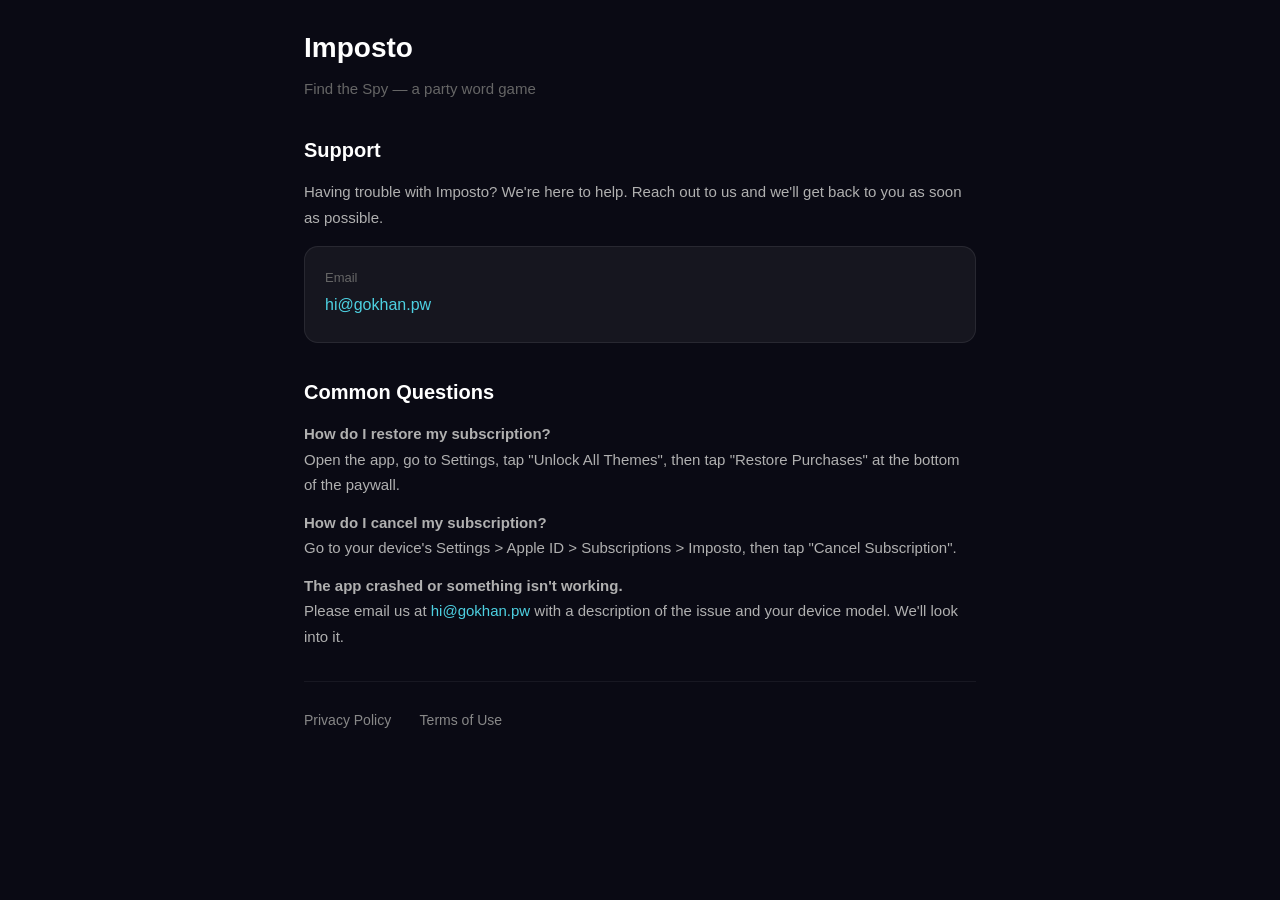
<file: imposto/index.html>
<!DOCTYPE html>
<html lang="en">
<head>
    <meta charset="UTF-8">
    <meta name="viewport" content="width=device-width, initial-scale=1.0">
    <title>Imposto - Support</title>
    <style>
        * { margin: 0; padding: 0; box-sizing: border-box; }
        body {
            font-family: -apple-system, BlinkMacSystemFont, 'Segoe UI', Roboto, sans-serif;
            line-height: 1.7;
            color: #e0e0e0;
            background: #0a0a14;
            padding: 24px;
            max-width: 720px;
            margin: 0 auto;
        }
        h1 {
            font-size: 28px;
            font-weight: 800;
            color: #ffffff;
            margin-bottom: 4px;
        }
        h2 {
            font-size: 20px;
            font-weight: 700;
            color: #ffffff;
            margin-top: 32px;
            margin-bottom: 12px;
        }
        p, li {
            font-size: 15px;
            margin-bottom: 12px;
            color: #b0b0b0;
        }
        .subtitle {
            font-size: 15px;
            color: #666;
            margin-bottom: 32px;
        }
        a { color: #4dd0e1; text-decoration: none; }
        a:hover { text-decoration: underline; }
        .contact-card {
            background: rgba(255, 255, 255, 0.05);
            border: 1px solid rgba(255, 255, 255, 0.08);
            border-radius: 14px;
            padding: 20px;
            margin-top: 16px;
            margin-bottom: 16px;
        }
        .contact-card p { margin-bottom: 4px; }
        .contact-card .label { font-size: 13px; color: #666; margin-bottom: 2px; }
        .contact-card .value { font-size: 16px; color: #4dd0e1; }
        .links { margin-top: 32px; padding-top: 24px; border-top: 1px solid rgba(255, 255, 255, 0.06); }
        .links a {
            display: inline-block;
            margin-right: 24px;
            font-size: 14px;
            color: #888;
        }
        .links a:hover { color: #4dd0e1; }
    </style>
</head>
<body>
    <h1>Imposto</h1>
    <p class="subtitle">Find the Spy — a party word game</p>

    <h2>Support</h2>
    <p>Having trouble with Imposto? We're here to help. Reach out to us and we'll get back to you as soon as possible.</p>

    <div class="contact-card">
        <p class="label">Email</p>
        <p class="value"><a href="mailto:hi@gokhan.pw">hi@gokhan.pw</a></p>
    </div>

    <h2>Common Questions</h2>

    <p><strong>How do I restore my subscription?</strong><br>
    Open the app, go to Settings, tap "Unlock All Themes", then tap "Restore Purchases" at the bottom of the paywall.</p>

    <p><strong>How do I cancel my subscription?</strong><br>
    Go to your device's Settings &gt; Apple ID &gt; Subscriptions &gt; Imposto, then tap "Cancel Subscription".</p>

    <p><strong>The app crashed or something isn't working.</strong><br>
    Please email us at <a href="mailto:hi@gokhan.pw">hi@gokhan.pw</a> with a description of the issue and your device model. We'll look into it.</p>

    <div class="links">
        <a href="privacy">Privacy Policy</a>
        <a href="terms">Terms of Use</a>
    </div>
</body>
</html>
</file>
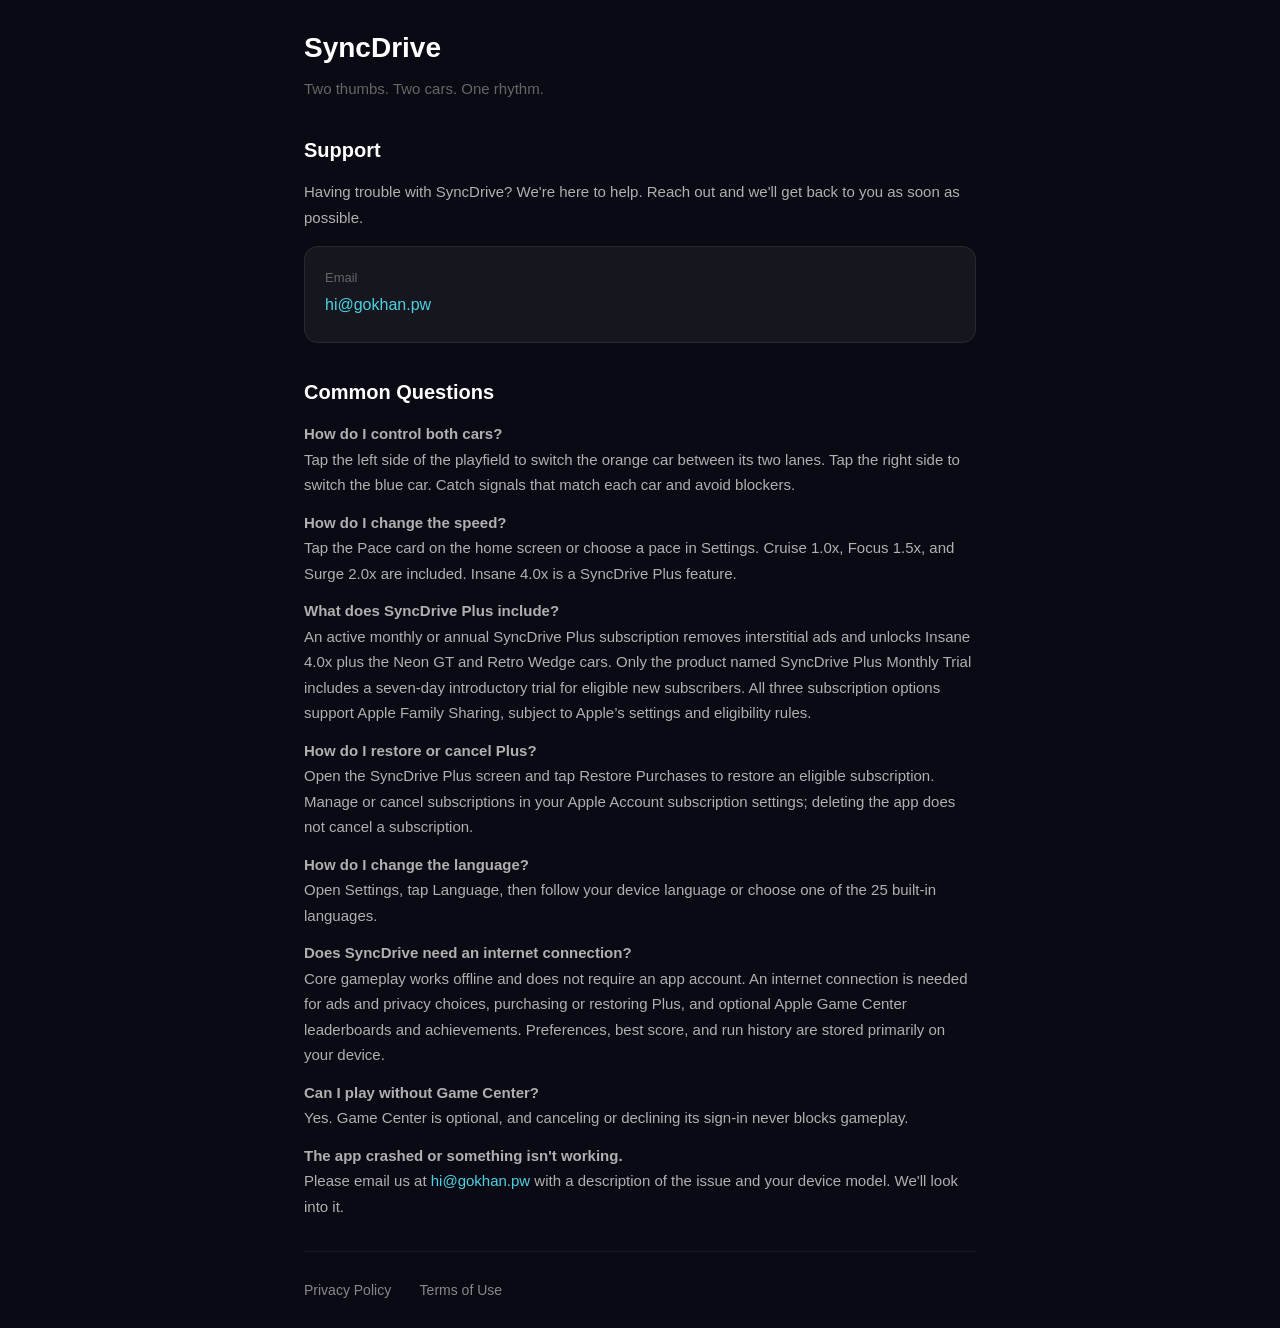
<file: syncdrive/index.html>
<!DOCTYPE html>
<html lang="en">
<head>
    <meta charset="UTF-8">
    <meta name="viewport" content="width=device-width, initial-scale=1.0">
    <title>SyncDrive - Support</title>
    <style>
        * { margin: 0; padding: 0; box-sizing: border-box; }
        body {
            font-family: -apple-system, BlinkMacSystemFont, 'Segoe UI', Roboto, sans-serif;
            line-height: 1.7;
            color: #e0e0e0;
            background: #0a0a14;
            padding: 24px;
            max-width: 720px;
            margin: 0 auto;
        }
        h1 {
            font-size: 28px;
            font-weight: 800;
            color: #ffffff;
            margin-bottom: 4px;
        }
        h2 {
            font-size: 20px;
            font-weight: 700;
            color: #ffffff;
            margin-top: 32px;
            margin-bottom: 12px;
        }
        p, li {
            font-size: 15px;
            margin-bottom: 12px;
            color: #b0b0b0;
        }
        .subtitle {
            font-size: 15px;
            color: #666;
            margin-bottom: 32px;
        }
        a { color: #4dd0e1; text-decoration: none; }
        a:hover { text-decoration: underline; }
        .contact-card {
            background: rgba(255, 255, 255, 0.05);
            border: 1px solid rgba(255, 255, 255, 0.08);
            border-radius: 14px;
            padding: 20px;
            margin-top: 16px;
            margin-bottom: 16px;
        }
        .contact-card p { margin-bottom: 4px; }
        .contact-card .label { font-size: 13px; color: #666; margin-bottom: 2px; }
        .contact-card .value { font-size: 16px; color: #4dd0e1; }
        .links { margin-top: 32px; padding-top: 24px; border-top: 1px solid rgba(255, 255, 255, 0.06); }
        .links a {
            display: inline-block;
            margin-right: 24px;
            font-size: 14px;
            color: #888;
        }
        .links a:hover { color: #4dd0e1; }
    </style>
</head>
<body>
    <h1>SyncDrive</h1>
    <p class="subtitle">Two thumbs. Two cars. One rhythm.</p>

    <h2>Support</h2>
    <p>Having trouble with SyncDrive? We're here to help. Reach out and we'll get back to you as soon as possible.</p>

    <div class="contact-card">
        <p class="label">Email</p>
        <p class="value"><a href="mailto:hi@gokhan.pw">hi@gokhan.pw</a></p>
    </div>

    <h2>Common Questions</h2>

    <p><strong>How do I control both cars?</strong><br>
    Tap the left side of the playfield to switch the orange car between its two lanes. Tap the right side to switch the blue car. Catch signals that match each car and avoid blockers.</p>

    <p><strong>How do I change the speed?</strong><br>
    Tap the Pace card on the home screen or choose a pace in Settings. Cruise 1.0x, Focus 1.5x, and Surge 2.0x are included. Insane 4.0x is a SyncDrive Plus feature.</p>

    <p><strong>What does SyncDrive Plus include?</strong><br>
    An active monthly or annual SyncDrive Plus subscription removes interstitial ads and unlocks Insane 4.0x plus the Neon GT and Retro Wedge cars. Only the product named SyncDrive Plus Monthly Trial includes a seven-day introductory trial for eligible new subscribers. All three subscription options support Apple Family Sharing, subject to Apple’s settings and eligibility rules.</p>

    <p><strong>How do I restore or cancel Plus?</strong><br>
    Open the SyncDrive Plus screen and tap Restore Purchases to restore an eligible subscription. Manage or cancel subscriptions in your Apple Account subscription settings; deleting the app does not cancel a subscription.</p>

    <p><strong>How do I change the language?</strong><br>
    Open Settings, tap Language, then follow your device language or choose one of the 25 built-in languages.</p>

    <p><strong>Does SyncDrive need an internet connection?</strong><br>
    Core gameplay works offline and does not require an app account. An internet connection is needed for ads and privacy choices, purchasing or restoring Plus, and optional Apple Game Center leaderboards and achievements. Preferences, best score, and run history are stored primarily on your device.</p>

    <p><strong>Can I play without Game Center?</strong><br>
    Yes. Game Center is optional, and canceling or declining its sign-in never blocks gameplay.</p>

    <p><strong>The app crashed or something isn't working.</strong><br>
    Please email us at <a href="mailto:hi@gokhan.pw">hi@gokhan.pw</a> with a description of the issue and your device model. We'll look into it.</p>

    <div class="links">
        <a href="privacy">Privacy Policy</a>
        <a href="terms">Terms of Use</a>
    </div>
</body>
</html>
</file>
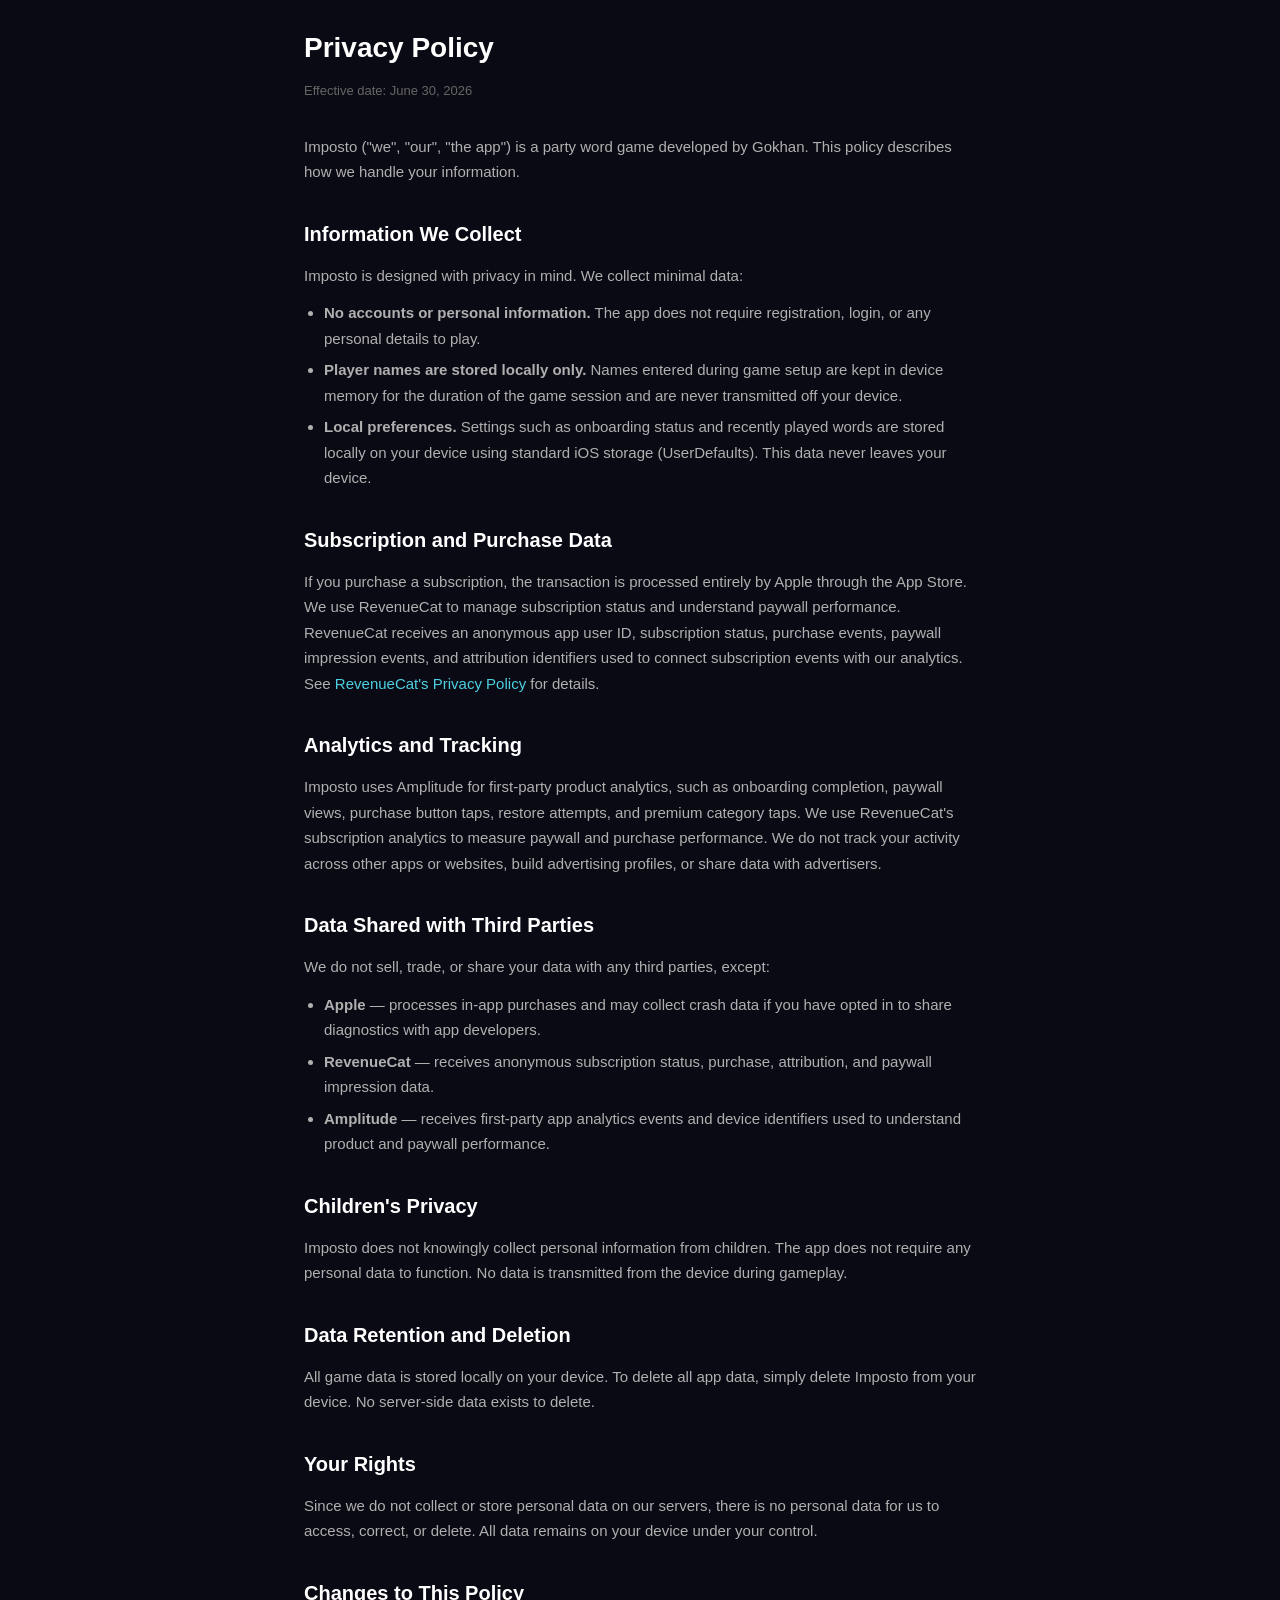
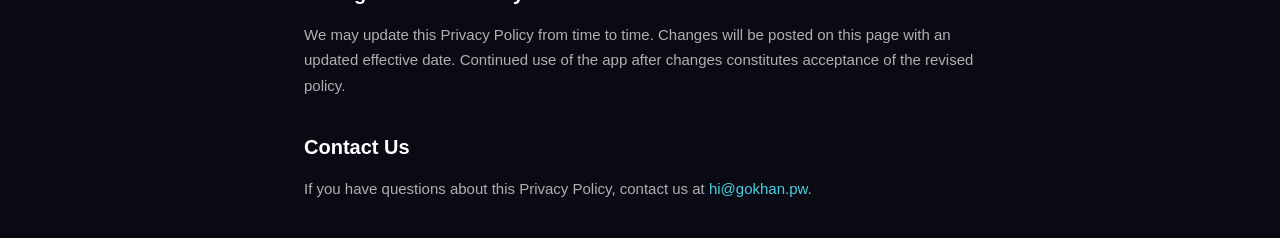
<file: imposto/privacy.html>
<!DOCTYPE html>
<html lang="en">
<head>
    <meta charset="UTF-8">
    <meta name="viewport" content="width=device-width, initial-scale=1.0">
    <title>Imposto - Privacy Policy</title>
    <style>
        * { margin: 0; padding: 0; box-sizing: border-box; }
        body {
            font-family: -apple-system, BlinkMacSystemFont, 'Segoe UI', Roboto, sans-serif;
            line-height: 1.7;
            color: #e0e0e0;
            background: #0a0a14;
            padding: 24px;
            max-width: 720px;
            margin: 0 auto;
        }
        h1 {
            font-size: 28px;
            font-weight: 800;
            color: #ffffff;
            margin-bottom: 8px;
        }
        h2 {
            font-size: 20px;
            font-weight: 700;
            color: #ffffff;
            margin-top: 32px;
            margin-bottom: 12px;
        }
        p, li {
            font-size: 15px;
            margin-bottom: 12px;
            color: #b0b0b0;
        }
        ul { padding-left: 20px; margin-bottom: 12px; }
        li { margin-bottom: 6px; }
        .effective { font-size: 13px; color: #666; margin-bottom: 32px; }
        a { color: #4dd0e1; text-decoration: none; }
        a:hover { text-decoration: underline; }
    </style>
</head>
<body>
    <h1>Privacy Policy</h1>
    <p class="effective">Effective date: June 30, 2026</p>

    <p>Imposto ("we", "our", "the app") is a party word game developed by Gokhan. This policy describes how we handle your information.</p>

    <h2>Information We Collect</h2>
    <p>Imposto is designed with privacy in mind. We collect minimal data:</p>
    <ul>
        <li><strong>No accounts or personal information.</strong> The app does not require registration, login, or any personal details to play.</li>
        <li><strong>Player names are stored locally only.</strong> Names entered during game setup are kept in device memory for the duration of the game session and are never transmitted off your device.</li>
        <li><strong>Local preferences.</strong> Settings such as onboarding status and recently played words are stored locally on your device using standard iOS storage (UserDefaults). This data never leaves your device.</li>
    </ul>

    <h2>Subscription and Purchase Data</h2>
    <p>If you purchase a subscription, the transaction is processed entirely by Apple through the App Store. We use RevenueCat to manage subscription status and understand paywall performance. RevenueCat receives an anonymous app user ID, subscription status, purchase events, paywall impression events, and attribution identifiers used to connect subscription events with our analytics. See <a href="https://www.revenuecat.com/privacy/">RevenueCat's Privacy Policy</a> for details.</p>

    <h2>Analytics and Tracking</h2>
    <p>Imposto uses Amplitude for first-party product analytics, such as onboarding completion, paywall views, purchase button taps, restore attempts, and premium category taps. We use RevenueCat's subscription analytics to measure paywall and purchase performance. We do not track your activity across other apps or websites, build advertising profiles, or share data with advertisers.</p>

    <h2>Data Shared with Third Parties</h2>
    <p>We do not sell, trade, or share your data with any third parties, except:</p>
    <ul>
        <li><strong>Apple</strong> — processes in-app purchases and may collect crash data if you have opted in to share diagnostics with app developers.</li>
        <li><strong>RevenueCat</strong> — receives anonymous subscription status, purchase, attribution, and paywall impression data.</li>
        <li><strong>Amplitude</strong> — receives first-party app analytics events and device identifiers used to understand product and paywall performance.</li>
    </ul>

    <h2>Children's Privacy</h2>
    <p>Imposto does not knowingly collect personal information from children. The app does not require any personal data to function. No data is transmitted from the device during gameplay.</p>

    <h2>Data Retention and Deletion</h2>
    <p>All game data is stored locally on your device. To delete all app data, simply delete Imposto from your device. No server-side data exists to delete.</p>

    <h2>Your Rights</h2>
    <p>Since we do not collect or store personal data on our servers, there is no personal data for us to access, correct, or delete. All data remains on your device under your control.</p>

    <h2>Changes to This Policy</h2>
    <p>We may update this Privacy Policy from time to time. Changes will be posted on this page with an updated effective date. Continued use of the app after changes constitutes acceptance of the revised policy.</p>

    <h2>Contact Us</h2>
    <p>If you have questions about this Privacy Policy, contact us at <a href="mailto:hi@gokhan.pw">hi@gokhan.pw</a>.</p>
</body>
</html>
</file>
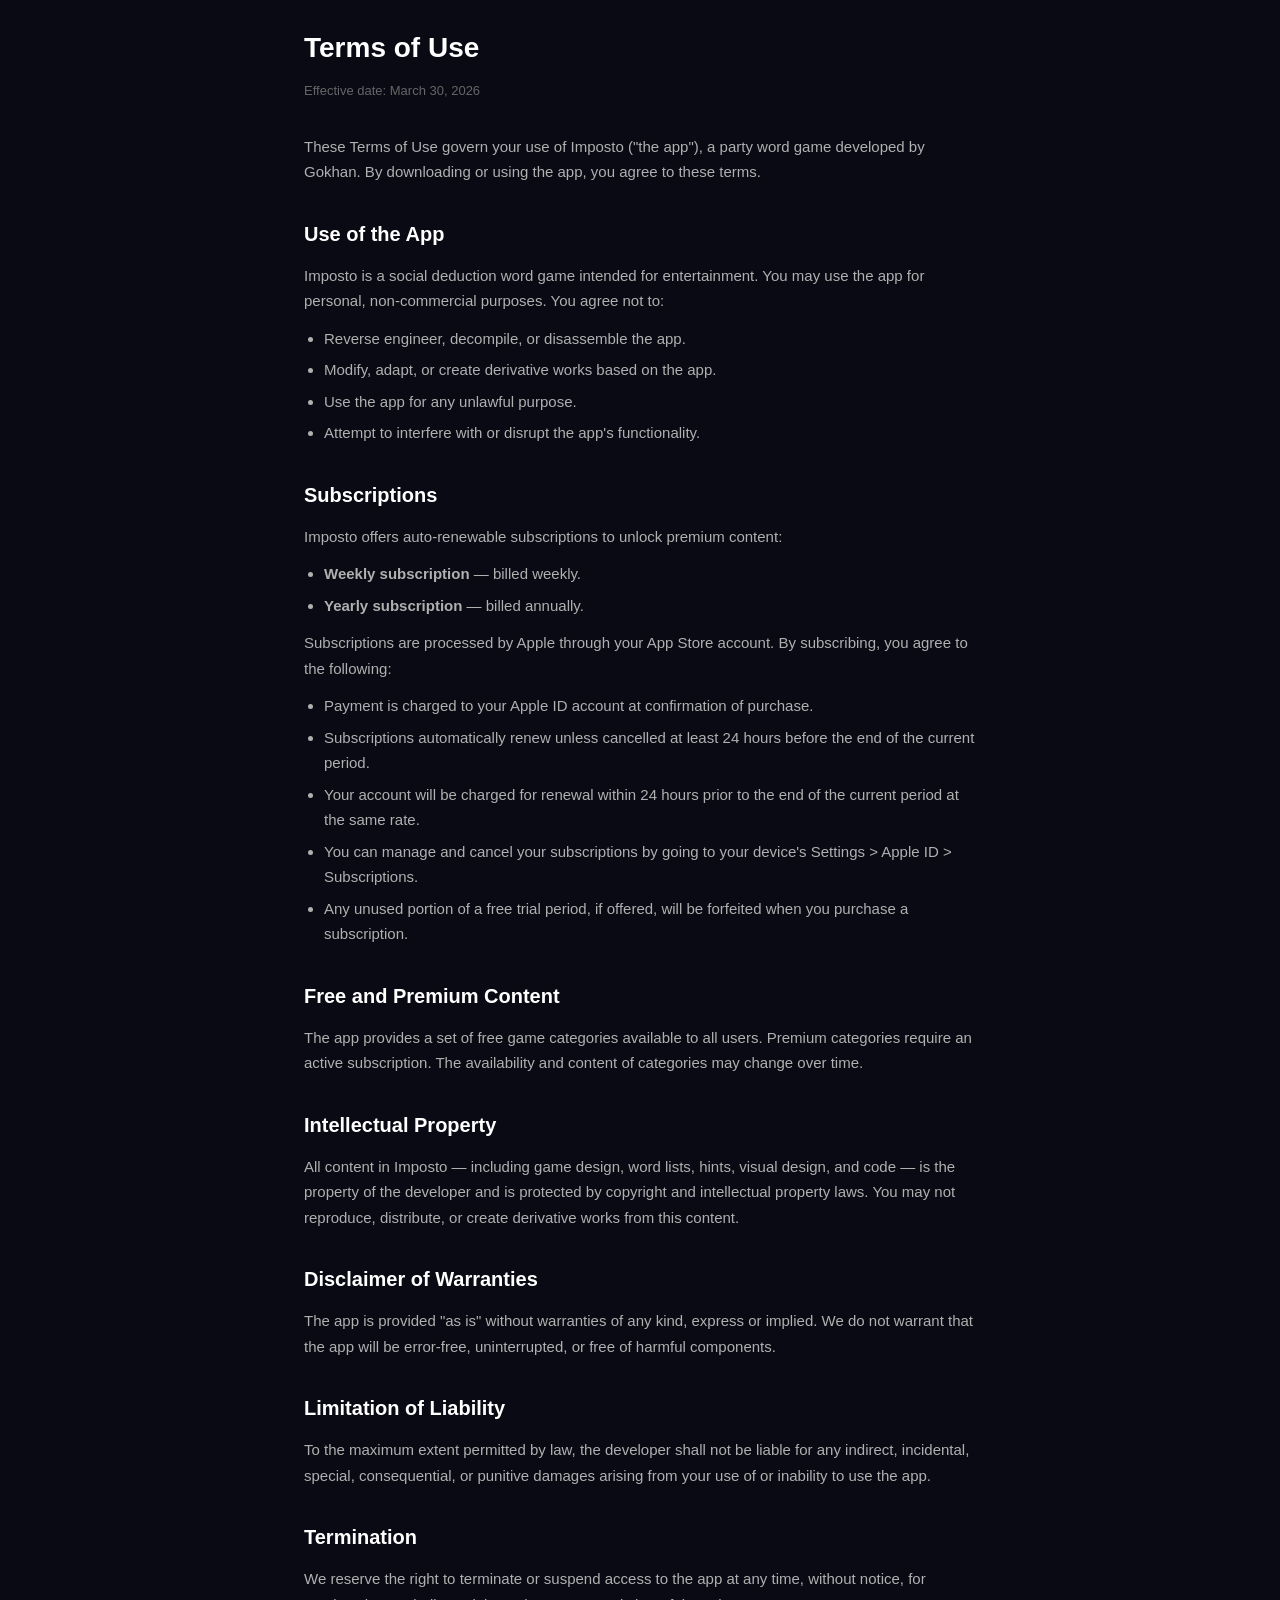
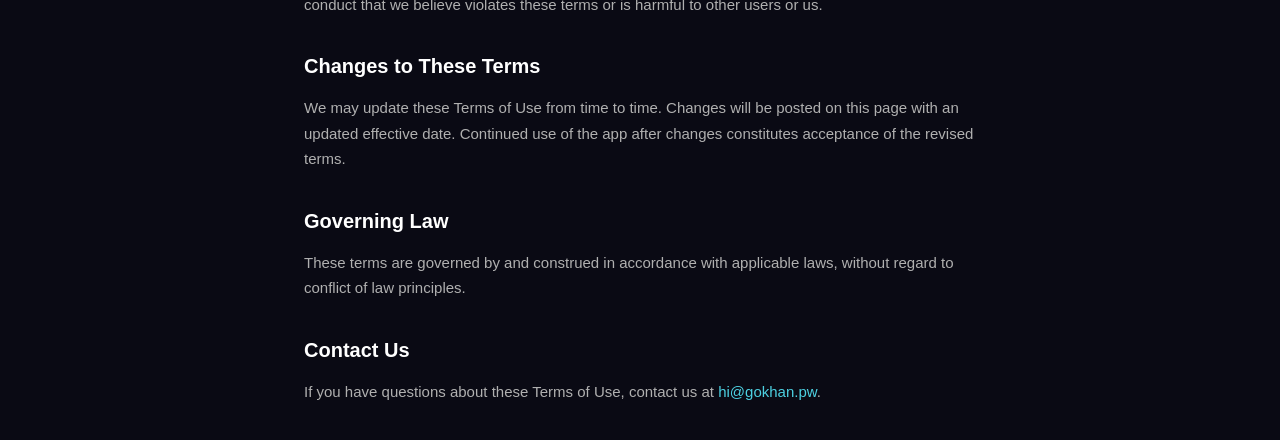
<file: imposto/terms.html>
<!DOCTYPE html>
<html lang="en">
<head>
    <meta charset="UTF-8">
    <meta name="viewport" content="width=device-width, initial-scale=1.0">
    <title>Imposto - Terms of Use</title>
    <style>
        * { margin: 0; padding: 0; box-sizing: border-box; }
        body {
            font-family: -apple-system, BlinkMacSystemFont, 'Segoe UI', Roboto, sans-serif;
            line-height: 1.7;
            color: #e0e0e0;
            background: #0a0a14;
            padding: 24px;
            max-width: 720px;
            margin: 0 auto;
        }
        h1 {
            font-size: 28px;
            font-weight: 800;
            color: #ffffff;
            margin-bottom: 8px;
        }
        h2 {
            font-size: 20px;
            font-weight: 700;
            color: #ffffff;
            margin-top: 32px;
            margin-bottom: 12px;
        }
        p, li {
            font-size: 15px;
            margin-bottom: 12px;
            color: #b0b0b0;
        }
        ul { padding-left: 20px; margin-bottom: 12px; }
        li { margin-bottom: 6px; }
        .effective { font-size: 13px; color: #666; margin-bottom: 32px; }
        a { color: #4dd0e1; text-decoration: none; }
        a:hover { text-decoration: underline; }
    </style>
</head>
<body>
    <h1>Terms of Use</h1>
    <p class="effective">Effective date: March 30, 2026</p>

    <p>These Terms of Use govern your use of Imposto ("the app"), a party word game developed by Gokhan. By downloading or using the app, you agree to these terms.</p>

    <h2>Use of the App</h2>
    <p>Imposto is a social deduction word game intended for entertainment. You may use the app for personal, non-commercial purposes. You agree not to:</p>
    <ul>
        <li>Reverse engineer, decompile, or disassemble the app.</li>
        <li>Modify, adapt, or create derivative works based on the app.</li>
        <li>Use the app for any unlawful purpose.</li>
        <li>Attempt to interfere with or disrupt the app's functionality.</li>
    </ul>

    <h2>Subscriptions</h2>
    <p>Imposto offers auto-renewable subscriptions to unlock premium content:</p>
    <ul>
        <li><strong>Weekly subscription</strong> — billed weekly.</li>
        <li><strong>Yearly subscription</strong> — billed annually.</li>
    </ul>
    <p>Subscriptions are processed by Apple through your App Store account. By subscribing, you agree to the following:</p>
    <ul>
        <li>Payment is charged to your Apple ID account at confirmation of purchase.</li>
        <li>Subscriptions automatically renew unless cancelled at least 24 hours before the end of the current period.</li>
        <li>Your account will be charged for renewal within 24 hours prior to the end of the current period at the same rate.</li>
        <li>You can manage and cancel your subscriptions by going to your device's Settings &gt; Apple ID &gt; Subscriptions.</li>
        <li>Any unused portion of a free trial period, if offered, will be forfeited when you purchase a subscription.</li>
    </ul>

    <h2>Free and Premium Content</h2>
    <p>The app provides a set of free game categories available to all users. Premium categories require an active subscription. The availability and content of categories may change over time.</p>

    <h2>Intellectual Property</h2>
    <p>All content in Imposto — including game design, word lists, hints, visual design, and code — is the property of the developer and is protected by copyright and intellectual property laws. You may not reproduce, distribute, or create derivative works from this content.</p>

    <h2>Disclaimer of Warranties</h2>
    <p>The app is provided "as is" without warranties of any kind, express or implied. We do not warrant that the app will be error-free, uninterrupted, or free of harmful components.</p>

    <h2>Limitation of Liability</h2>
    <p>To the maximum extent permitted by law, the developer shall not be liable for any indirect, incidental, special, consequential, or punitive damages arising from your use of or inability to use the app.</p>

    <h2>Termination</h2>
    <p>We reserve the right to terminate or suspend access to the app at any time, without notice, for conduct that we believe violates these terms or is harmful to other users or us.</p>

    <h2>Changes to These Terms</h2>
    <p>We may update these Terms of Use from time to time. Changes will be posted on this page with an updated effective date. Continued use of the app after changes constitutes acceptance of the revised terms.</p>

    <h2>Governing Law</h2>
    <p>These terms are governed by and construed in accordance with applicable laws, without regard to conflict of law principles.</p>

    <h2>Contact Us</h2>
    <p>If you have questions about these Terms of Use, contact us at <a href="mailto:hi@gokhan.pw">hi@gokhan.pw</a>.</p>
</body>
</html>
</file>
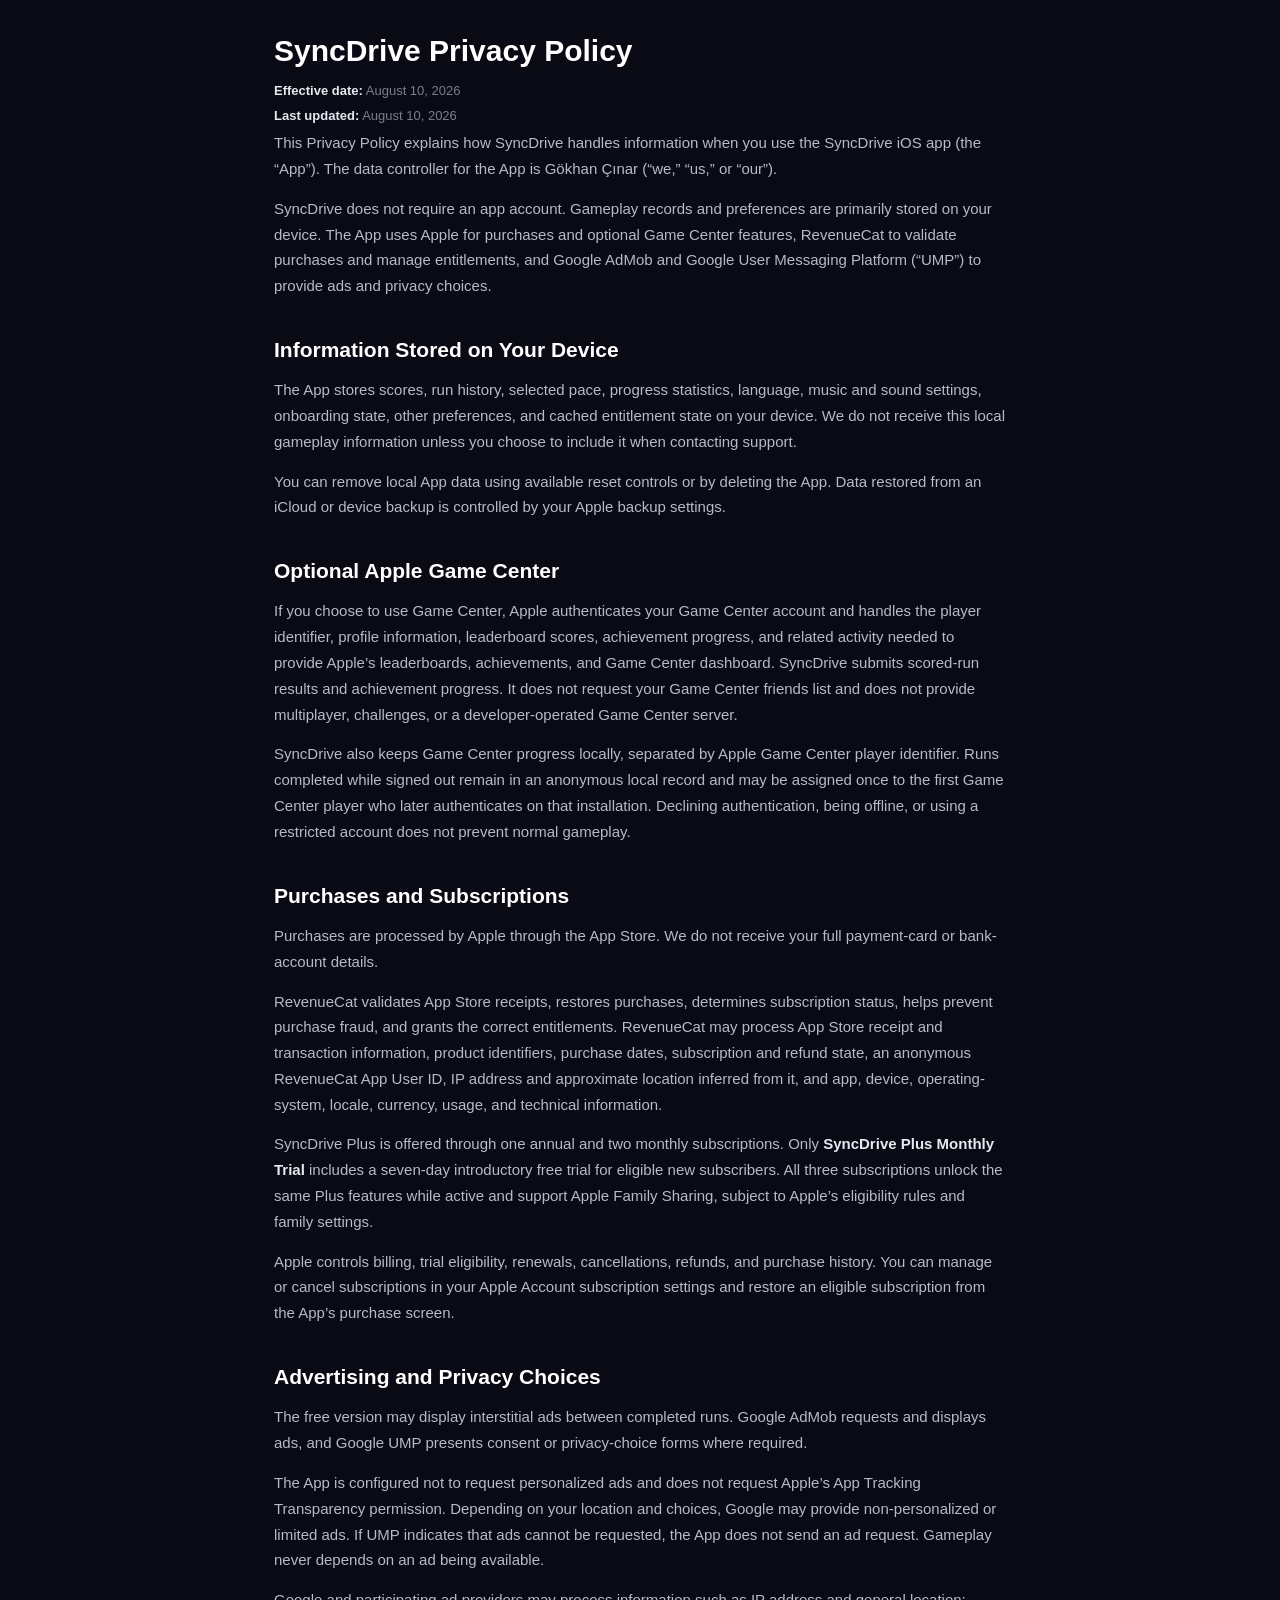
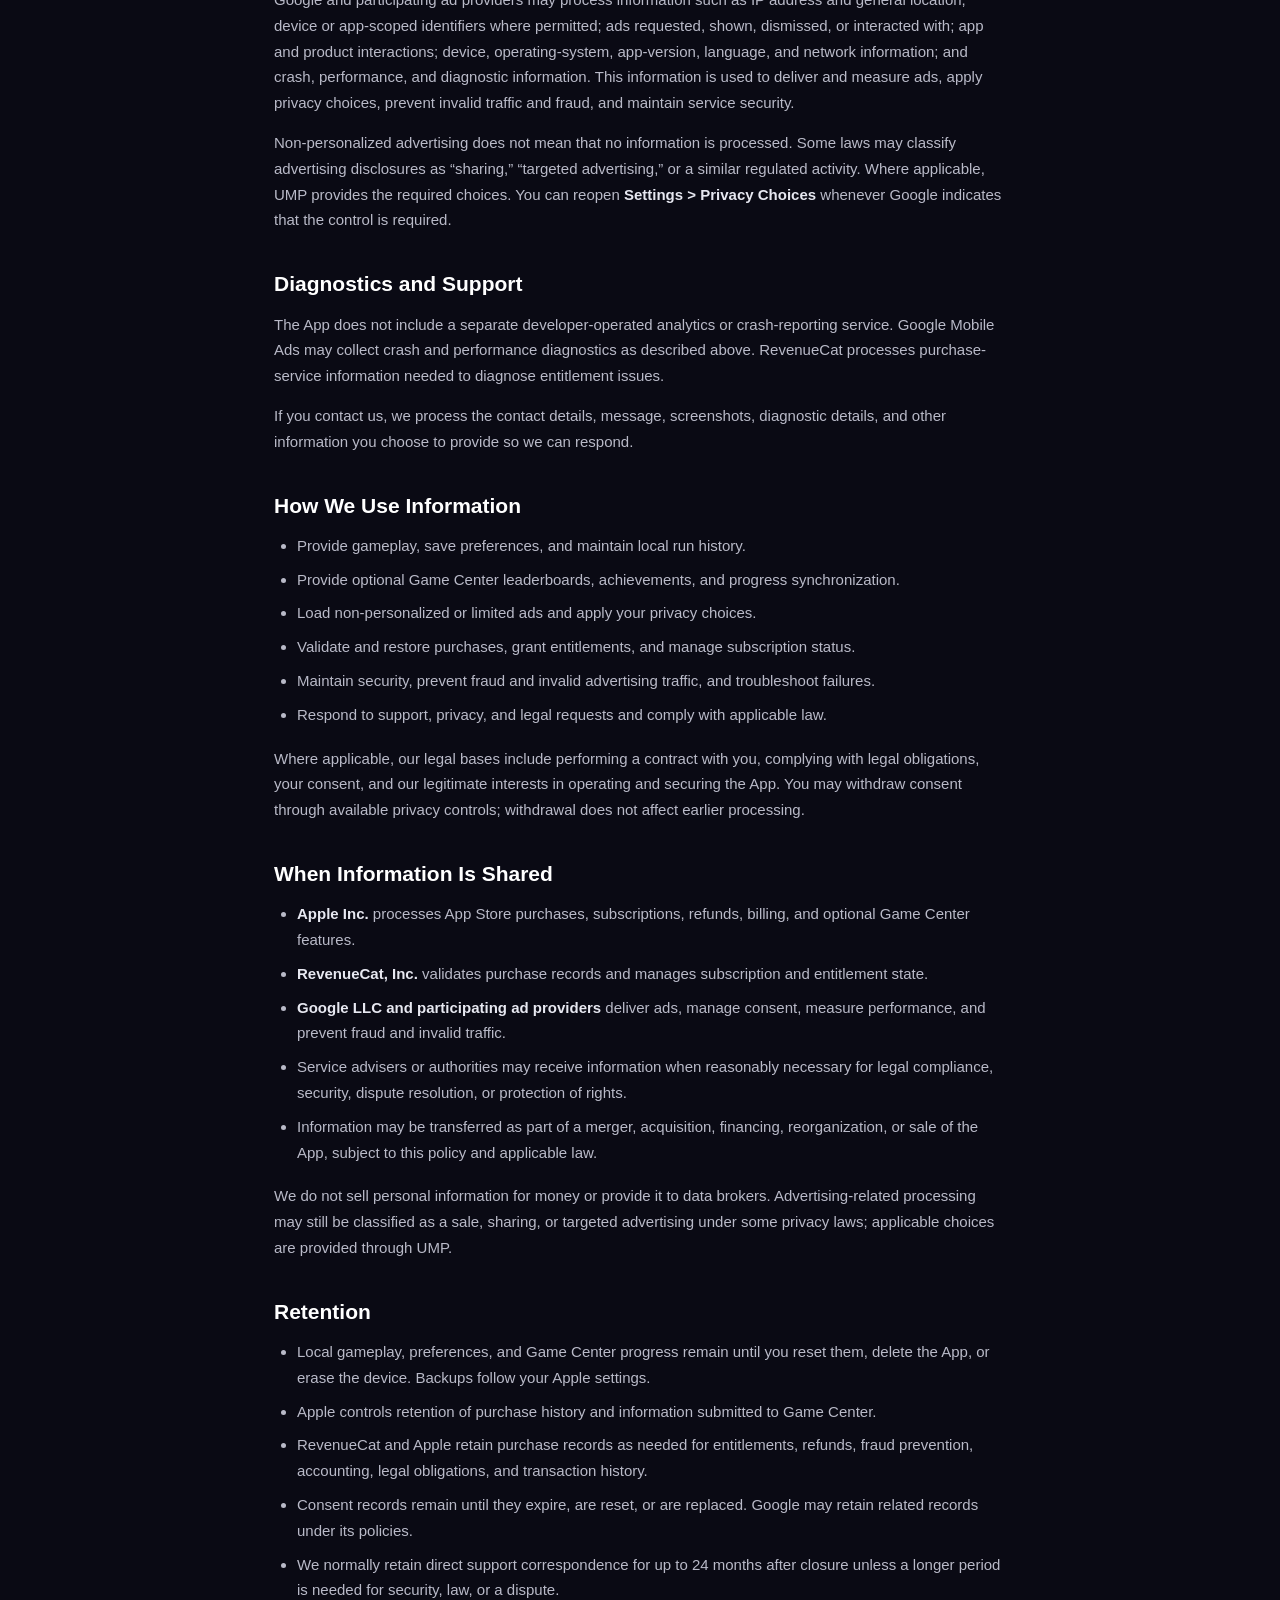
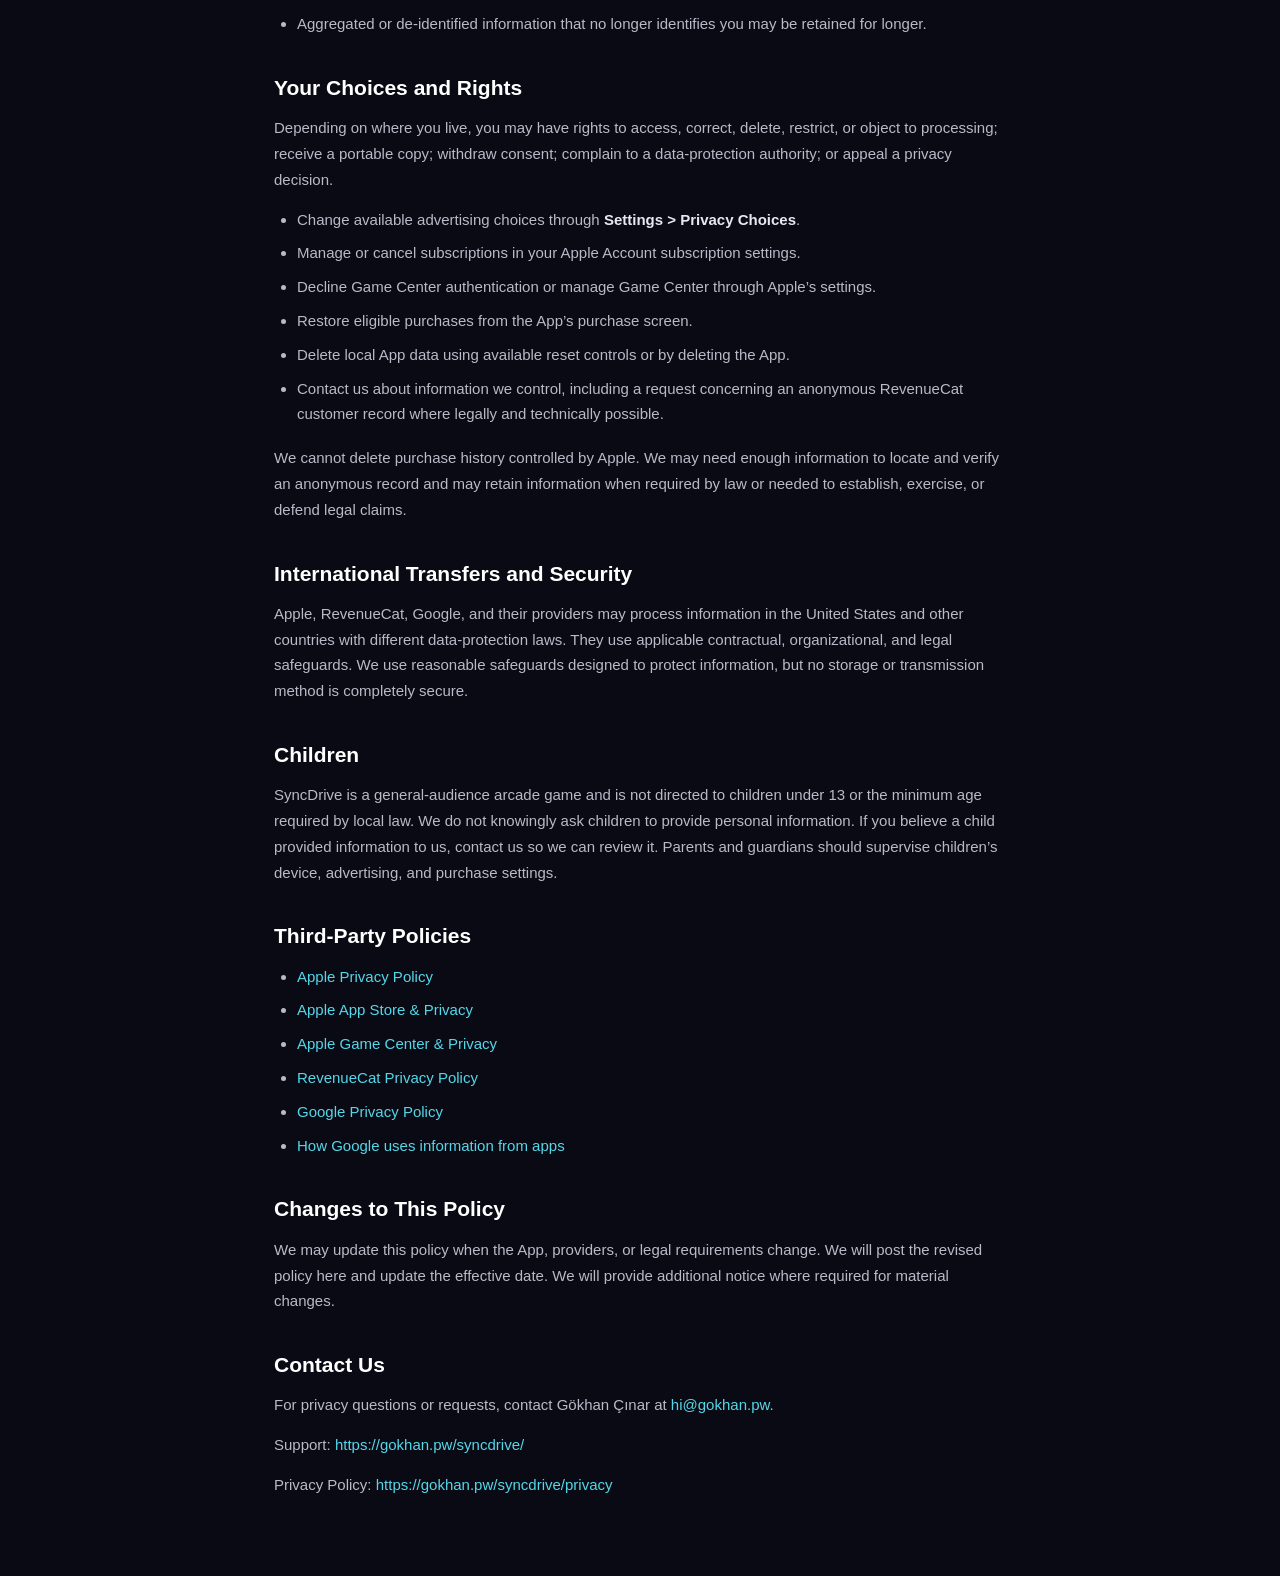
<file: syncdrive/privacy.html>
<!DOCTYPE html>
<html lang="en">
<head>
  <meta charset="UTF-8">
  <meta name="viewport" content="width=device-width, initial-scale=1.0">
  <meta name="color-scheme" content="dark">
  <title>SyncDrive - Privacy Policy</title>
  <style>
    * { box-sizing: border-box; }
    html { background: #0a0a14; }
    body {
      max-width: 780px;
      margin: 0 auto;
      padding: 32px 24px 64px;
      color: #b9bac8;
      background: #0a0a14;
      font-family: -apple-system, BlinkMacSystemFont, "Segoe UI", Roboto, sans-serif;
      font-size: 15px;
      line-height: 1.72;
    }
    h1, h2, h3 { color: #fff; line-height: 1.25; }
    h1 { margin: 0 0 10px; font-size: 30px; }
    h2 { margin: 38px 0 14px; font-size: 21px; }
    p { margin: 0 0 14px; }
    ul { margin: 0 0 18px; padding-left: 23px; }
    li { margin: 0 0 8px; }
    strong { color: #e7e8f1; }
    .effective { margin: 0 0 3px; color: #7c7e91; font-size: 13px; }
    a { color: #54d7e8; text-decoration: none; overflow-wrap: anywhere; }
    a:hover, a:focus { text-decoration: underline; }
  </style>
</head>
<body>
  <h1>SyncDrive Privacy Policy</h1>
  <p class="effective"><strong>Effective date:</strong> August 10, 2026</p>
  <p class="effective"><strong>Last updated:</strong> August 10, 2026</p>

  <p>This Privacy Policy explains how SyncDrive handles information when you use the SyncDrive iOS app (the “App”). The data controller for the App is Gökhan Çınar (“we,” “us,” or “our”).</p>
  <p>SyncDrive does not require an app account. Gameplay records and preferences are primarily stored on your device. The App uses Apple for purchases and optional Game Center features, RevenueCat to validate purchases and manage entitlements, and Google AdMob and Google User Messaging Platform (“UMP”) to provide ads and privacy choices.</p>

  <h2>Information Stored on Your Device</h2>
  <p>The App stores scores, run history, selected pace, progress statistics, language, music and sound settings, onboarding state, other preferences, and cached entitlement state on your device. We do not receive this local gameplay information unless you choose to include it when contacting support.</p>
  <p>You can remove local App data using available reset controls or by deleting the App. Data restored from an iCloud or device backup is controlled by your Apple backup settings.</p>

  <h2>Optional Apple Game Center</h2>
  <p>If you choose to use Game Center, Apple authenticates your Game Center account and handles the player identifier, profile information, leaderboard scores, achievement progress, and related activity needed to provide Apple’s leaderboards, achievements, and Game Center dashboard. SyncDrive submits scored-run results and achievement progress. It does not request your Game Center friends list and does not provide multiplayer, challenges, or a developer-operated Game Center server.</p>
  <p>SyncDrive also keeps Game Center progress locally, separated by Apple Game Center player identifier. Runs completed while signed out remain in an anonymous local record and may be assigned once to the first Game Center player who later authenticates on that installation. Declining authentication, being offline, or using a restricted account does not prevent normal gameplay.</p>

  <h2>Purchases and Subscriptions</h2>
  <p>Purchases are processed by Apple through the App Store. We do not receive your full payment-card or bank-account details.</p>
  <p>RevenueCat validates App Store receipts, restores purchases, determines subscription status, helps prevent purchase fraud, and grants the correct entitlements. RevenueCat may process App Store receipt and transaction information, product identifiers, purchase dates, subscription and refund state, an anonymous RevenueCat App User ID, IP address and approximate location inferred from it, and app, device, operating-system, locale, currency, usage, and technical information.</p>
  <p>SyncDrive Plus is offered through one annual and two monthly subscriptions. Only <strong>SyncDrive Plus Monthly Trial</strong> includes a seven-day introductory free trial for eligible new subscribers. All three subscriptions unlock the same Plus features while active and support Apple Family Sharing, subject to Apple’s eligibility rules and family settings.</p>
  <p>Apple controls billing, trial eligibility, renewals, cancellations, refunds, and purchase history. You can manage or cancel subscriptions in your Apple Account subscription settings and restore an eligible subscription from the App’s purchase screen.</p>

  <h2>Advertising and Privacy Choices</h2>
  <p>The free version may display interstitial ads between completed runs. Google AdMob requests and displays ads, and Google UMP presents consent or privacy-choice forms where required.</p>
  <p>The App is configured not to request personalized ads and does not request Apple’s App Tracking Transparency permission. Depending on your location and choices, Google may provide non-personalized or limited ads. If UMP indicates that ads cannot be requested, the App does not send an ad request. Gameplay never depends on an ad being available.</p>
  <p>Google and participating ad providers may process information such as IP address and general location; device or app-scoped identifiers where permitted; ads requested, shown, dismissed, or interacted with; app and product interactions; device, operating-system, app-version, language, and network information; and crash, performance, and diagnostic information. This information is used to deliver and measure ads, apply privacy choices, prevent invalid traffic and fraud, and maintain service security.</p>
  <p>Non-personalized advertising does not mean that no information is processed. Some laws may classify advertising disclosures as “sharing,” “targeted advertising,” or a similar regulated activity. Where applicable, UMP provides the required choices. You can reopen <strong>Settings &gt; Privacy Choices</strong> whenever Google indicates that the control is required.</p>

  <h2>Diagnostics and Support</h2>
  <p>The App does not include a separate developer-operated analytics or crash-reporting service. Google Mobile Ads may collect crash and performance diagnostics as described above. RevenueCat processes purchase-service information needed to diagnose entitlement issues.</p>
  <p>If you contact us, we process the contact details, message, screenshots, diagnostic details, and other information you choose to provide so we can respond.</p>

  <h2>How We Use Information</h2>
  <ul>
    <li>Provide gameplay, save preferences, and maintain local run history.</li>
    <li>Provide optional Game Center leaderboards, achievements, and progress synchronization.</li>
    <li>Load non-personalized or limited ads and apply your privacy choices.</li>
    <li>Validate and restore purchases, grant entitlements, and manage subscription status.</li>
    <li>Maintain security, prevent fraud and invalid advertising traffic, and troubleshoot failures.</li>
    <li>Respond to support, privacy, and legal requests and comply with applicable law.</li>
  </ul>
  <p>Where applicable, our legal bases include performing a contract with you, complying with legal obligations, your consent, and our legitimate interests in operating and securing the App. You may withdraw consent through available privacy controls; withdrawal does not affect earlier processing.</p>

  <h2>When Information Is Shared</h2>
  <ul>
    <li><strong>Apple Inc.</strong> processes App Store purchases, subscriptions, refunds, billing, and optional Game Center features.</li>
    <li><strong>RevenueCat, Inc.</strong> validates purchase records and manages subscription and entitlement state.</li>
    <li><strong>Google LLC and participating ad providers</strong> deliver ads, manage consent, measure performance, and prevent fraud and invalid traffic.</li>
    <li>Service advisers or authorities may receive information when reasonably necessary for legal compliance, security, dispute resolution, or protection of rights.</li>
    <li>Information may be transferred as part of a merger, acquisition, financing, reorganization, or sale of the App, subject to this policy and applicable law.</li>
  </ul>
  <p>We do not sell personal information for money or provide it to data brokers. Advertising-related processing may still be classified as a sale, sharing, or targeted advertising under some privacy laws; applicable choices are provided through UMP.</p>

  <h2>Retention</h2>
  <ul>
    <li>Local gameplay, preferences, and Game Center progress remain until you reset them, delete the App, or erase the device. Backups follow your Apple settings.</li>
    <li>Apple controls retention of purchase history and information submitted to Game Center.</li>
    <li>RevenueCat and Apple retain purchase records as needed for entitlements, refunds, fraud prevention, accounting, legal obligations, and transaction history.</li>
    <li>Consent records remain until they expire, are reset, or are replaced. Google may retain related records under its policies.</li>
    <li>We normally retain direct support correspondence for up to 24 months after closure unless a longer period is needed for security, law, or a dispute.</li>
    <li>Aggregated or de-identified information that no longer identifies you may be retained for longer.</li>
  </ul>

  <h2>Your Choices and Rights</h2>
  <p>Depending on where you live, you may have rights to access, correct, delete, restrict, or object to processing; receive a portable copy; withdraw consent; complain to a data-protection authority; or appeal a privacy decision.</p>
  <ul>
    <li>Change available advertising choices through <strong>Settings &gt; Privacy Choices</strong>.</li>
    <li>Manage or cancel subscriptions in your Apple Account subscription settings.</li>
    <li>Decline Game Center authentication or manage Game Center through Apple’s settings.</li>
    <li>Restore eligible purchases from the App’s purchase screen.</li>
    <li>Delete local App data using available reset controls or by deleting the App.</li>
    <li>Contact us about information we control, including a request concerning an anonymous RevenueCat customer record where legally and technically possible.</li>
  </ul>
  <p>We cannot delete purchase history controlled by Apple. We may need enough information to locate and verify an anonymous record and may retain information when required by law or needed to establish, exercise, or defend legal claims.</p>

  <h2>International Transfers and Security</h2>
  <p>Apple, RevenueCat, Google, and their providers may process information in the United States and other countries with different data-protection laws. They use applicable contractual, organizational, and legal safeguards. We use reasonable safeguards designed to protect information, but no storage or transmission method is completely secure.</p>

  <h2>Children</h2>
  <p>SyncDrive is a general-audience arcade game and is not directed to children under 13 or the minimum age required by local law. We do not knowingly ask children to provide personal information. If you believe a child provided information to us, contact us so we can review it. Parents and guardians should supervise children’s device, advertising, and purchase settings.</p>

  <h2>Third-Party Policies</h2>
  <ul>
    <li><a href="https://www.apple.com/legal/privacy/">Apple Privacy Policy</a></li>
    <li><a href="https://www.apple.com/legal/privacy/data/en/app-store/">Apple App Store &amp; Privacy</a></li>
    <li><a href="https://www.apple.com/legal/privacy/data/en/game-center/">Apple Game Center &amp; Privacy</a></li>
    <li><a href="https://www.revenuecat.com/privacy/">RevenueCat Privacy Policy</a></li>
    <li><a href="https://policies.google.com/privacy">Google Privacy Policy</a></li>
    <li><a href="https://policies.google.com/technologies/partner-sites">How Google uses information from apps</a></li>
  </ul>

  <h2>Changes to This Policy</h2>
  <p>We may update this policy when the App, providers, or legal requirements change. We will post the revised policy here and update the effective date. We will provide additional notice where required for material changes.</p>

  <h2>Contact Us</h2>
  <p>For privacy questions or requests, contact Gökhan Çınar at <a href="mailto:hi@gokhan.pw">hi@gokhan.pw</a>.</p>
  <p>Support: <a href="https://gokhan.pw/syncdrive/">https://gokhan.pw/syncdrive/</a></p>
  <p>Privacy Policy: <a href="https://gokhan.pw/syncdrive/privacy">https://gokhan.pw/syncdrive/privacy</a></p>
</body>
</html>
</file>
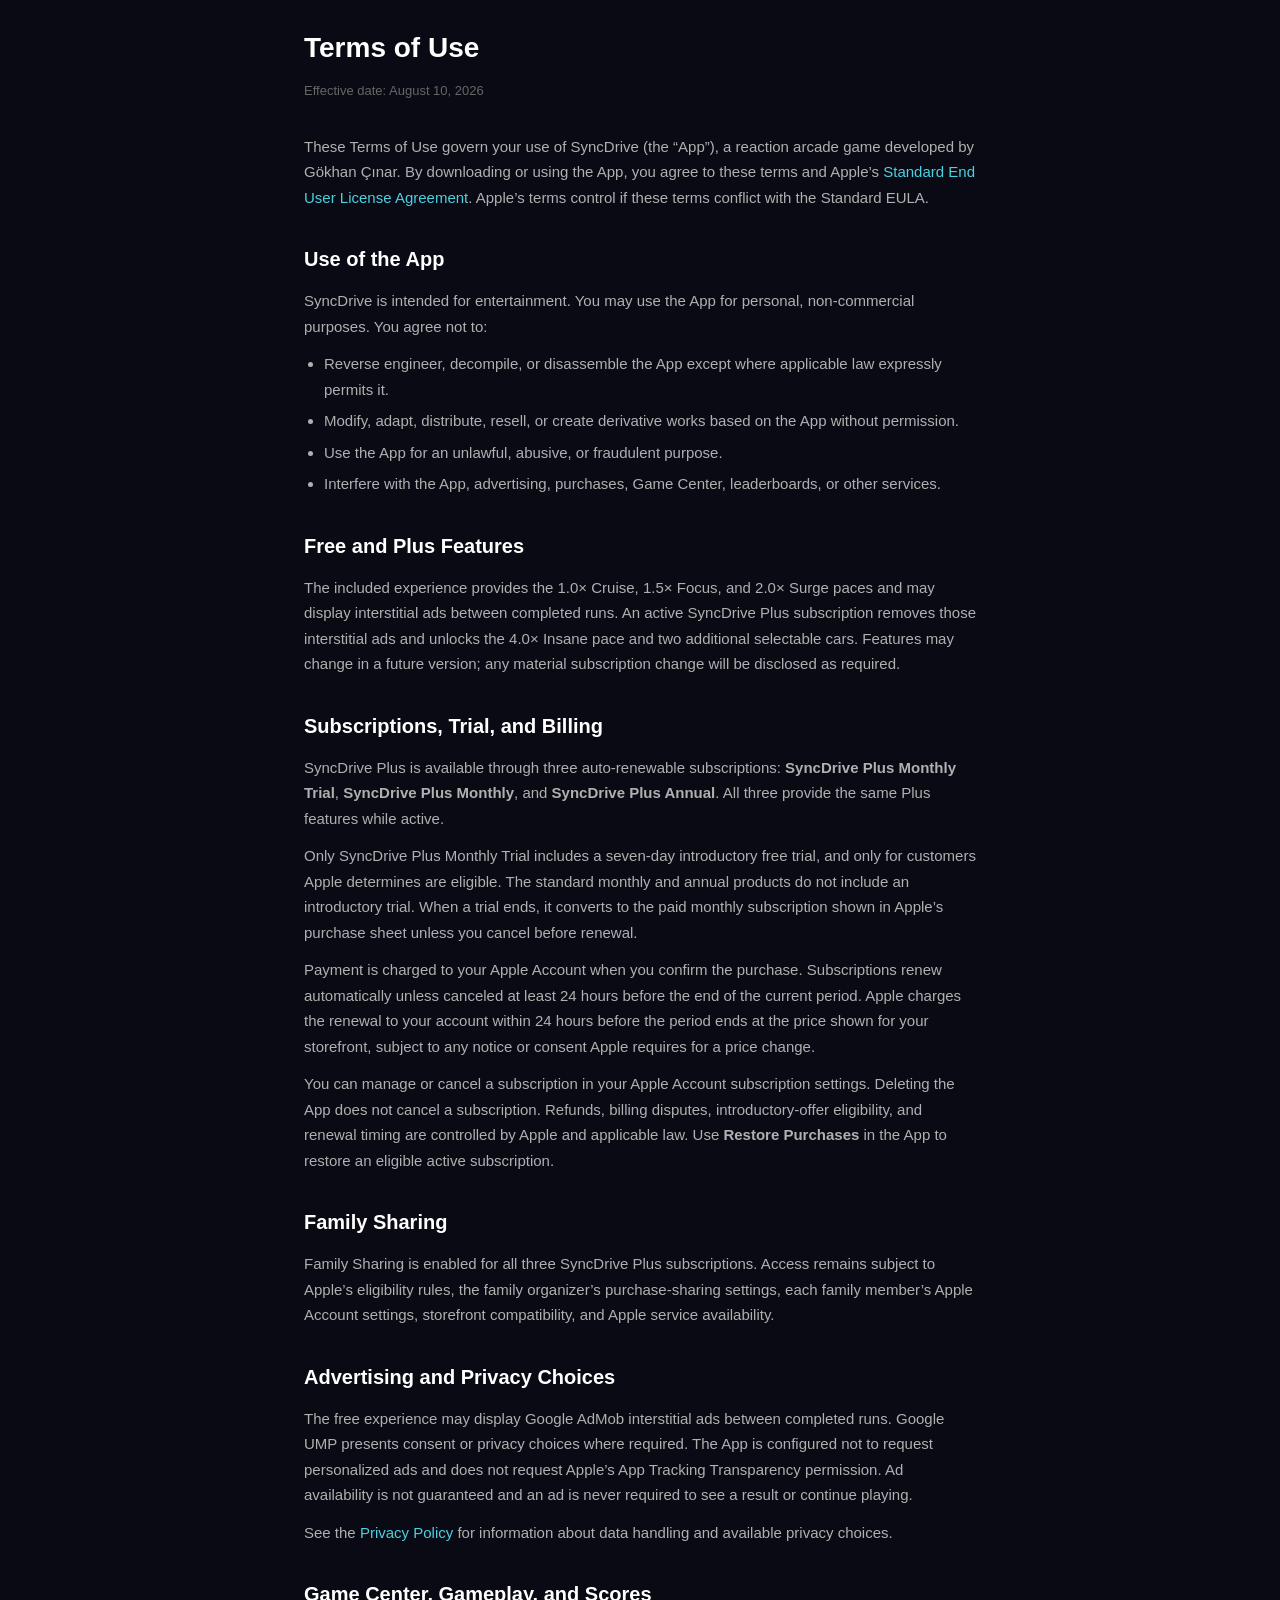
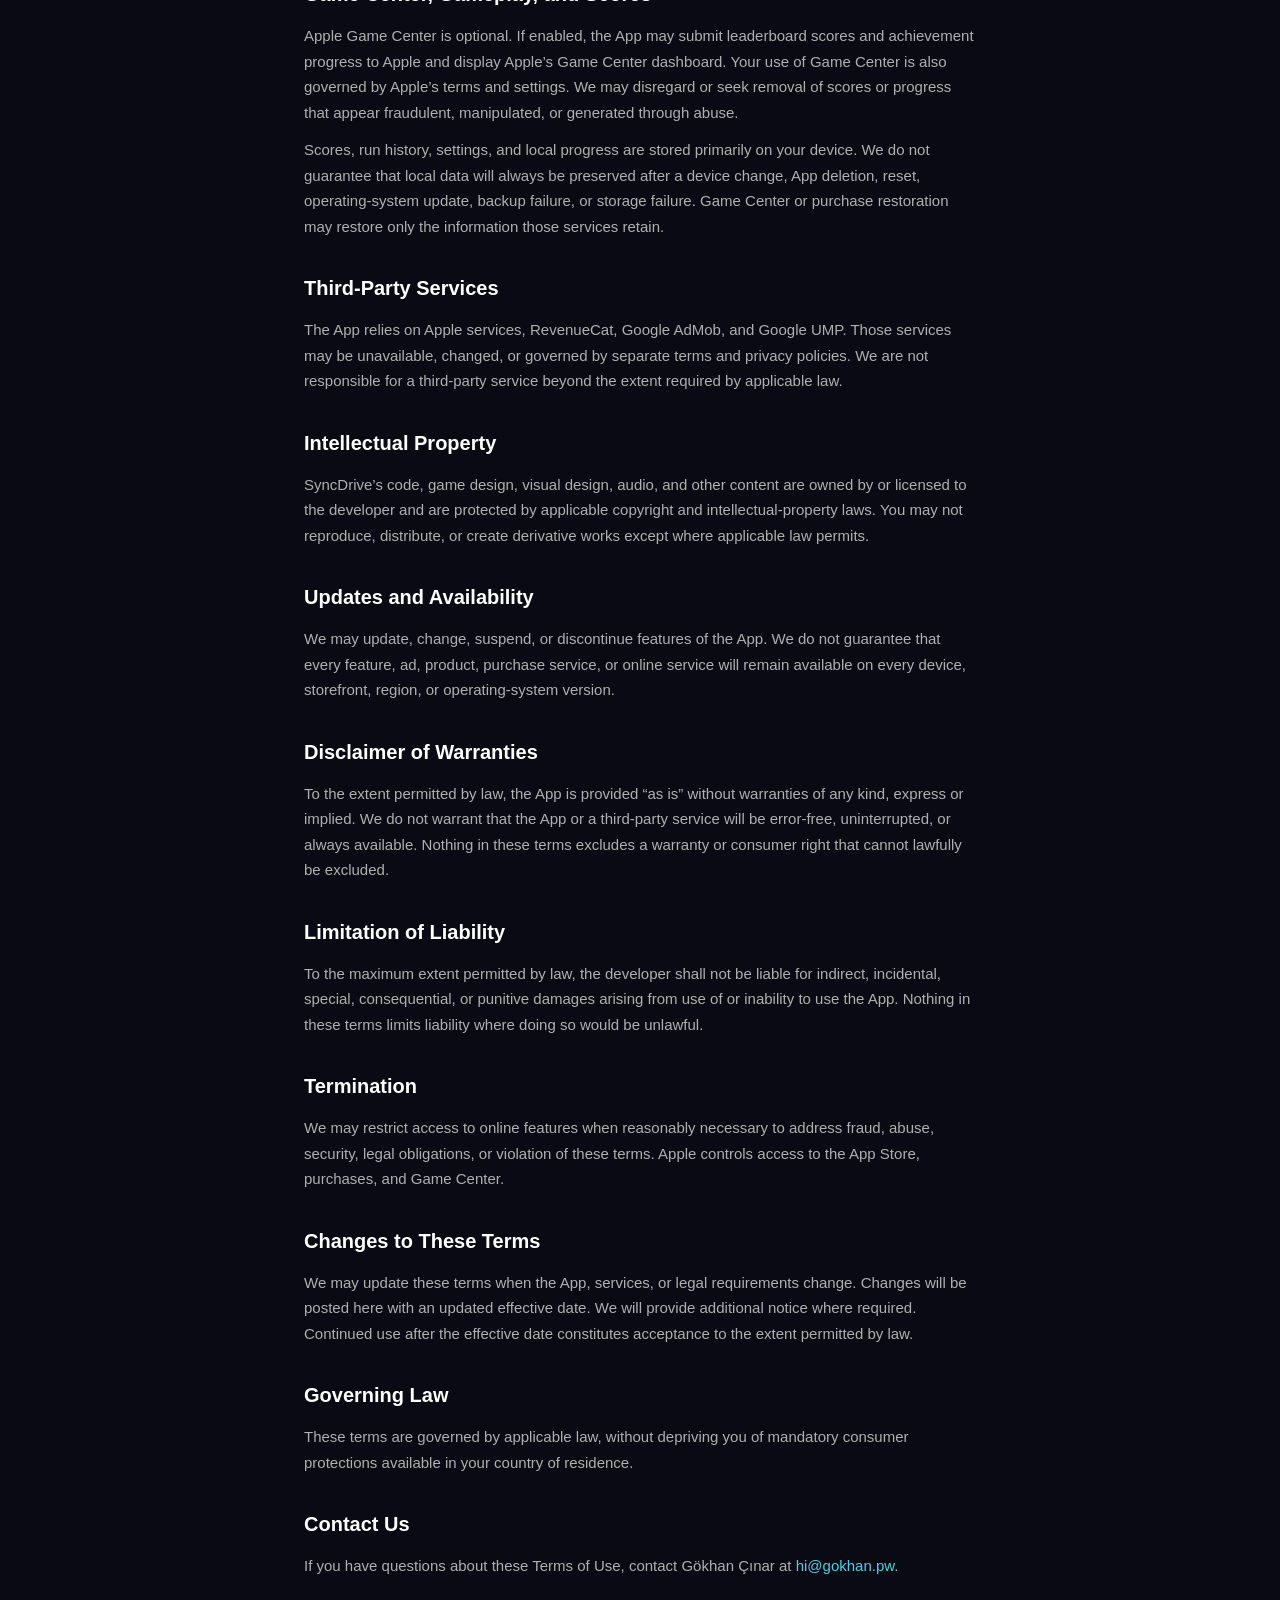
<file: syncdrive/terms.html>
<!DOCTYPE html>
<html lang="en">
<head>
    <meta charset="UTF-8">
    <meta name="viewport" content="width=device-width, initial-scale=1.0">
    <title>SyncDrive - Terms of Use</title>
    <style>
        * { margin: 0; padding: 0; box-sizing: border-box; }
        body {
            font-family: -apple-system, BlinkMacSystemFont, 'Segoe UI', Roboto, sans-serif;
            line-height: 1.7;
            color: #e0e0e0;
            background: #0a0a14;
            padding: 24px;
            max-width: 720px;
            margin: 0 auto;
        }
        h1 {
            font-size: 28px;
            font-weight: 800;
            color: #ffffff;
            margin-bottom: 8px;
        }
        h2 {
            font-size: 20px;
            font-weight: 700;
            color: #ffffff;
            margin-top: 32px;
            margin-bottom: 12px;
        }
        p, li {
            font-size: 15px;
            margin-bottom: 12px;
            color: #b0b0b0;
        }
        ul { padding-left: 20px; margin-bottom: 12px; }
        li { margin-bottom: 6px; }
        .effective { font-size: 13px; color: #666; margin-bottom: 32px; }
        a { color: #4dd0e1; text-decoration: none; }
        a:hover { text-decoration: underline; }
    </style>
</head>
<body>
    <h1>Terms of Use</h1>
    <p class="effective">Effective date: August 10, 2026</p>

    <p>These Terms of Use govern your use of SyncDrive (the “App”), a reaction arcade game developed by Gökhan Çınar. By downloading or using the App, you agree to these terms and Apple’s <a href="https://www.apple.com/legal/internet-services/itunes/dev/stdeula/">Standard End User License Agreement</a>. Apple’s terms control if these terms conflict with the Standard EULA.</p>

    <h2>Use of the App</h2>
    <p>SyncDrive is intended for entertainment. You may use the App for personal, non-commercial purposes. You agree not to:</p>
    <ul>
        <li>Reverse engineer, decompile, or disassemble the App except where applicable law expressly permits it.</li>
        <li>Modify, adapt, distribute, resell, or create derivative works based on the App without permission.</li>
        <li>Use the App for an unlawful, abusive, or fraudulent purpose.</li>
        <li>Interfere with the App, advertising, purchases, Game Center, leaderboards, or other services.</li>
    </ul>

    <h2>Free and Plus Features</h2>
    <p>The included experience provides the 1.0× Cruise, 1.5× Focus, and 2.0× Surge paces and may display interstitial ads between completed runs. An active SyncDrive Plus subscription removes those interstitial ads and unlocks the 4.0× Insane pace and two additional selectable cars. Features may change in a future version; any material subscription change will be disclosed as required.</p>

    <h2>Subscriptions, Trial, and Billing</h2>
    <p>SyncDrive Plus is available through three auto-renewable subscriptions: <strong>SyncDrive Plus Monthly Trial</strong>, <strong>SyncDrive Plus Monthly</strong>, and <strong>SyncDrive Plus Annual</strong>. All three provide the same Plus features while active.</p>
    <p>Only SyncDrive Plus Monthly Trial includes a seven-day introductory free trial, and only for customers Apple determines are eligible. The standard monthly and annual products do not include an introductory trial. When a trial ends, it converts to the paid monthly subscription shown in Apple’s purchase sheet unless you cancel before renewal.</p>
    <p>Payment is charged to your Apple Account when you confirm the purchase. Subscriptions renew automatically unless canceled at least 24 hours before the end of the current period. Apple charges the renewal to your account within 24 hours before the period ends at the price shown for your storefront, subject to any notice or consent Apple requires for a price change.</p>
    <p>You can manage or cancel a subscription in your Apple Account subscription settings. Deleting the App does not cancel a subscription. Refunds, billing disputes, introductory-offer eligibility, and renewal timing are controlled by Apple and applicable law. Use <strong>Restore Purchases</strong> in the App to restore an eligible active subscription.</p>

    <h2>Family Sharing</h2>
    <p>Family Sharing is enabled for all three SyncDrive Plus subscriptions. Access remains subject to Apple’s eligibility rules, the family organizer’s purchase-sharing settings, each family member’s Apple Account settings, storefront compatibility, and Apple service availability.</p>

    <h2>Advertising and Privacy Choices</h2>
    <p>The free experience may display Google AdMob interstitial ads between completed runs. Google UMP presents consent or privacy choices where required. The App is configured not to request personalized ads and does not request Apple’s App Tracking Transparency permission. Ad availability is not guaranteed and an ad is never required to see a result or continue playing.</p>
    <p>See the <a href="privacy">Privacy Policy</a> for information about data handling and available privacy choices.</p>

    <h2>Game Center, Gameplay, and Scores</h2>
    <p>Apple Game Center is optional. If enabled, the App may submit leaderboard scores and achievement progress to Apple and display Apple’s Game Center dashboard. Your use of Game Center is also governed by Apple’s terms and settings. We may disregard or seek removal of scores or progress that appear fraudulent, manipulated, or generated through abuse.</p>
    <p>Scores, run history, settings, and local progress are stored primarily on your device. We do not guarantee that local data will always be preserved after a device change, App deletion, reset, operating-system update, backup failure, or storage failure. Game Center or purchase restoration may restore only the information those services retain.</p>

    <h2>Third-Party Services</h2>
    <p>The App relies on Apple services, RevenueCat, Google AdMob, and Google UMP. Those services may be unavailable, changed, or governed by separate terms and privacy policies. We are not responsible for a third-party service beyond the extent required by applicable law.</p>

    <h2>Intellectual Property</h2>
    <p>SyncDrive’s code, game design, visual design, audio, and other content are owned by or licensed to the developer and are protected by applicable copyright and intellectual-property laws. You may not reproduce, distribute, or create derivative works except where applicable law permits.</p>

    <h2>Updates and Availability</h2>
    <p>We may update, change, suspend, or discontinue features of the App. We do not guarantee that every feature, ad, product, purchase service, or online service will remain available on every device, storefront, region, or operating-system version.</p>

    <h2>Disclaimer of Warranties</h2>
    <p>To the extent permitted by law, the App is provided “as is” without warranties of any kind, express or implied. We do not warrant that the App or a third-party service will be error-free, uninterrupted, or always available. Nothing in these terms excludes a warranty or consumer right that cannot lawfully be excluded.</p>

    <h2>Limitation of Liability</h2>
    <p>To the maximum extent permitted by law, the developer shall not be liable for indirect, incidental, special, consequential, or punitive damages arising from use of or inability to use the App. Nothing in these terms limits liability where doing so would be unlawful.</p>

    <h2>Termination</h2>
    <p>We may restrict access to online features when reasonably necessary to address fraud, abuse, security, legal obligations, or violation of these terms. Apple controls access to the App Store, purchases, and Game Center.</p>

    <h2>Changes to These Terms</h2>
    <p>We may update these terms when the App, services, or legal requirements change. Changes will be posted here with an updated effective date. We will provide additional notice where required. Continued use after the effective date constitutes acceptance to the extent permitted by law.</p>

    <h2>Governing Law</h2>
    <p>These terms are governed by applicable law, without depriving you of mandatory consumer protections available in your country of residence.</p>

    <h2>Contact Us</h2>
    <p>If you have questions about these Terms of Use, contact Gökhan Çınar at <a href="mailto:hi@gokhan.pw">hi@gokhan.pw</a>.</p>
</body>
</html>
</file>
